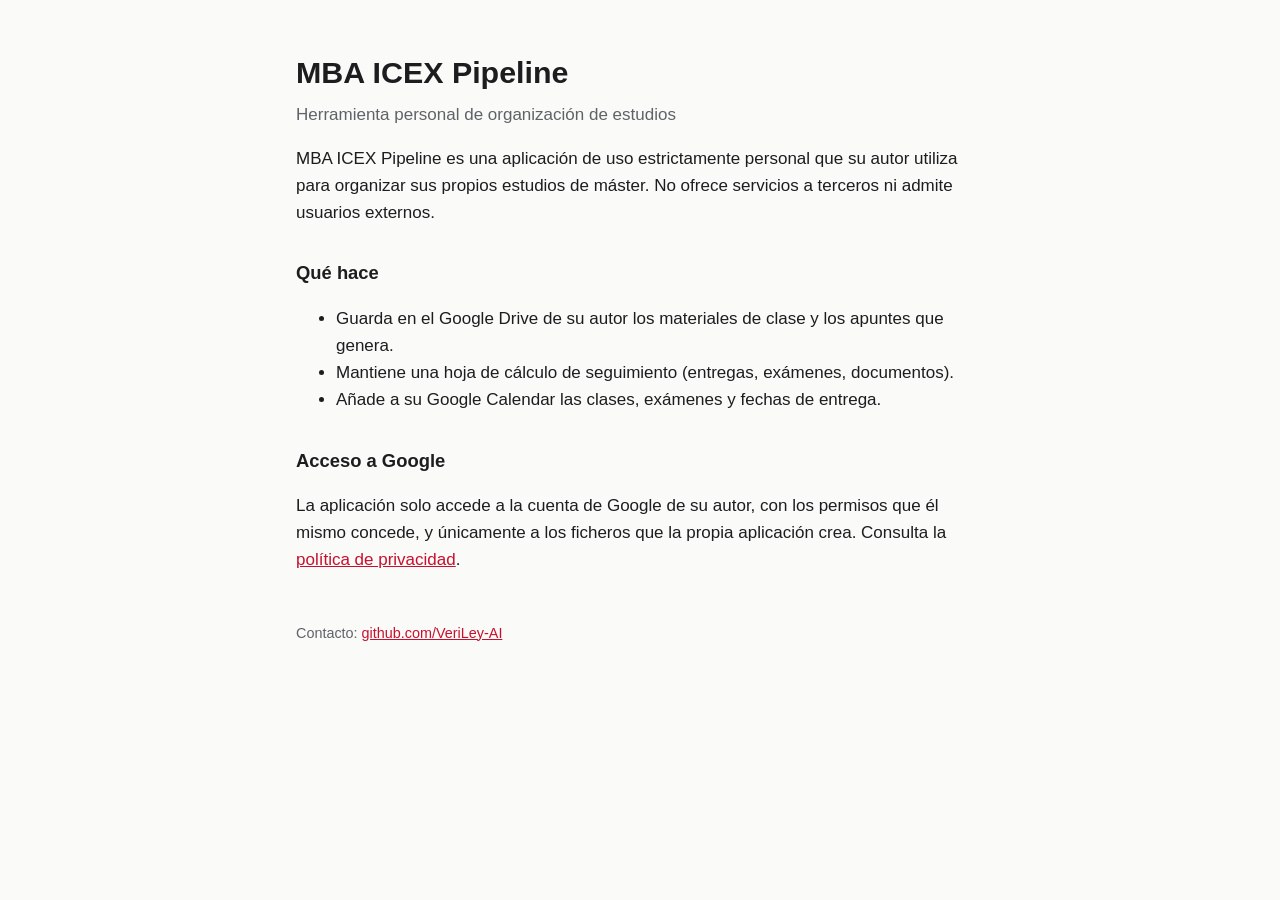
<file: index.html>
<!doctype html>
<html lang="es">
<head>
<meta charset="utf-8">
<meta name="viewport" content="width=device-width, initial-scale=1">
<title>MBA ICEX Pipeline</title>
<link rel="stylesheet" href="estilo.css">
</head>
<body>
<main>
  <h1>MBA ICEX Pipeline</h1>
  <p class="sub">Herramienta personal de organización de estudios</p>

  <p>MBA ICEX Pipeline es una aplicación de uso estrictamente personal que su autor utiliza para
  organizar sus propios estudios de máster. No ofrece servicios a terceros ni admite usuarios externos.</p>

  <h2>Qué hace</h2>
  <ul>
    <li>Guarda en el Google Drive de su autor los materiales de clase y los apuntes que genera.</li>
    <li>Mantiene una hoja de cálculo de seguimiento (entregas, exámenes, documentos).</li>
    <li>Añade a su Google Calendar las clases, exámenes y fechas de entrega.</li>
  </ul>

  <h2>Acceso a Google</h2>
  <p>La aplicación solo accede a la cuenta de Google de su autor, con los permisos que él mismo concede,
  y únicamente a los ficheros que la propia aplicación crea. Consulta la
  <a href="privacidad.html">política de privacidad</a>.</p>

  <footer>Contacto: <a href="https://github.com/VeriLey-AI">github.com/VeriLey-AI</a></footer>
</main>
</body>
</html>
</file>
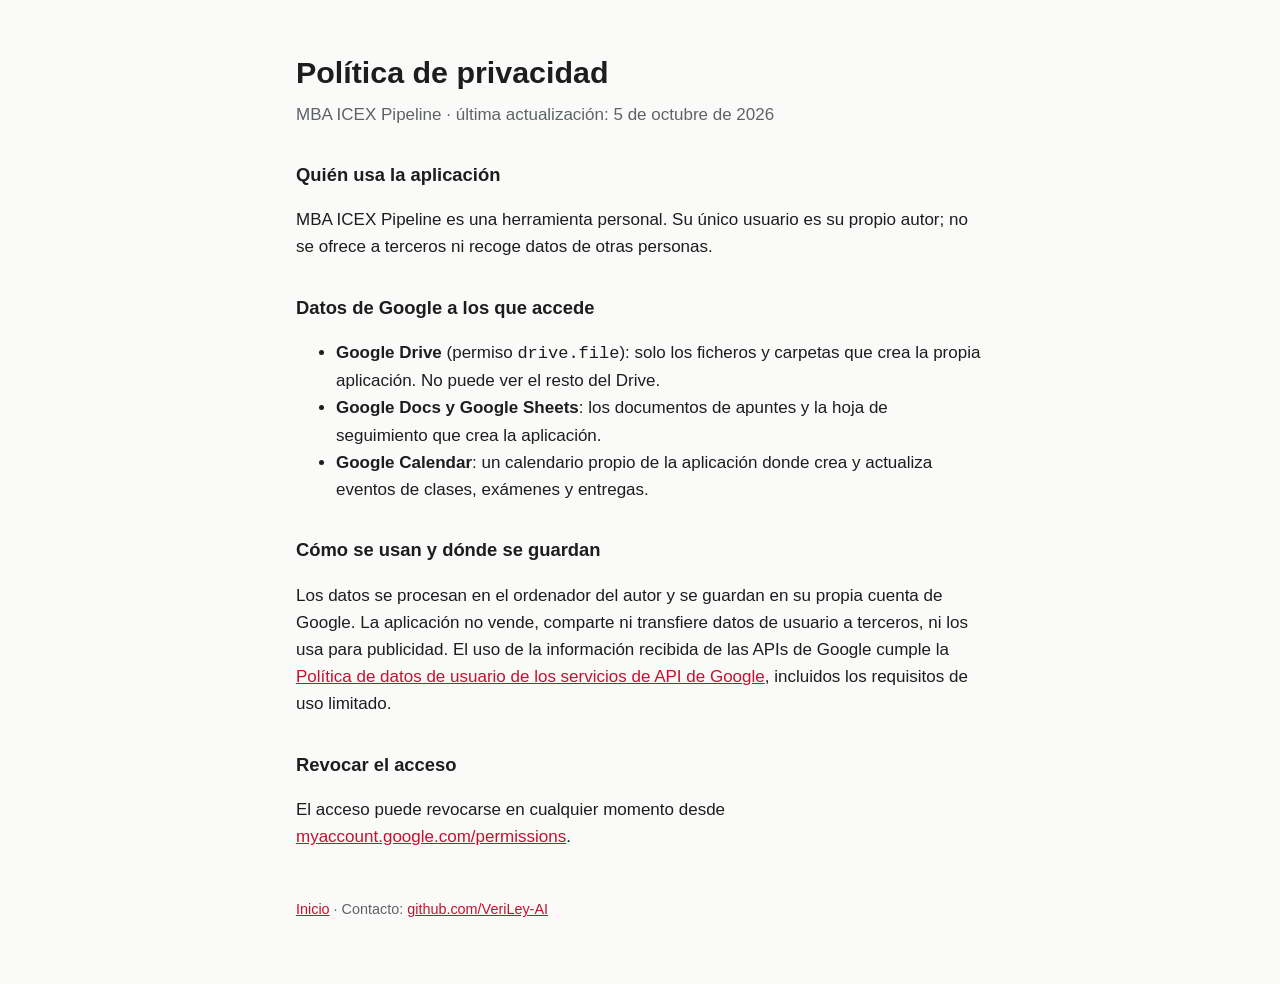
<file: privacidad.html>
<!doctype html>
<html lang="es">
<head>
<meta charset="utf-8">
<meta name="viewport" content="width=device-width, initial-scale=1">
<title>Privacidad · MBA ICEX Pipeline</title>
<link rel="stylesheet" href="estilo.css">
</head>
<body>
<main>
  <h1>Política de privacidad</h1>
  <p class="sub">MBA ICEX Pipeline · última actualización: 5 de octubre de 2026</p>

  <h2>Quién usa la aplicación</h2>
  <p>MBA ICEX Pipeline es una herramienta personal. Su único usuario es su propio autor; no se ofrece
  a terceros ni recoge datos de otras personas.</p>

  <h2>Datos de Google a los que accede</h2>
  <ul>
    <li><strong>Google Drive</strong> (permiso <code>drive.file</code>): solo los ficheros y carpetas que crea la
      propia aplicación. No puede ver el resto del Drive.</li>
    <li><strong>Google Docs y Google Sheets</strong>: los documentos de apuntes y la hoja de seguimiento que crea la aplicación.</li>
    <li><strong>Google Calendar</strong>: un calendario propio de la aplicación donde crea y actualiza eventos de clases,
      exámenes y entregas.</li>
  </ul>

  <h2>Cómo se usan y dónde se guardan</h2>
  <p>Los datos se procesan en el ordenador del autor y se guardan en su propia cuenta de Google. La aplicación no
  vende, comparte ni transfiere datos de usuario a terceros, ni los usa para publicidad. El uso de la información
  recibida de las APIs de Google cumple la
  <a href="https://developers.google.com/terms/api-services-user-data-policy">Política de datos de usuario de los
  servicios de API de Google</a>, incluidos los requisitos de uso limitado.</p>

  <h2>Revocar el acceso</h2>
  <p>El acceso puede revocarse en cualquier momento desde
  <a href="https://myaccount.google.com/permissions">myaccount.google.com/permissions</a>.</p>

  <footer><a href="index.html">Inicio</a> · Contacto: <a href="https://github.com/VeriLey-AI">github.com/VeriLey-AI</a></footer>
</main>
</body>
</html>
</file>
<file: estilo.css>
:root { --fondo: #fafaf8; --texto: #1d1d1f; --suave: #5f6368; --acento: #c8102e; }
@media (prefers-color-scheme: dark) { :root { --fondo: #161618; --texto: #ececec; --suave: #a0a0a5; --acento: #ff5a6e; } }
* { box-sizing: border-box; }
body { margin: 0; background: var(--fondo); color: var(--texto); font: 17px/1.6 -apple-system, "Segoe UI", Roboto, sans-serif; }
main { max-width: 720px; margin: 0 auto; padding: 48px 16px 64px; }
h1 { font-size: 1.9rem; margin: 0 0 .25rem; }
h2 { font-size: 1.15rem; margin: 2rem 0 .5rem; }
p, li { color: var(--texto); }
.sub { color: var(--suave); margin-top: 0; }
a { color: var(--acento); }
footer { margin-top: 3rem; color: var(--suave); font-size: .9rem; }
</file>
